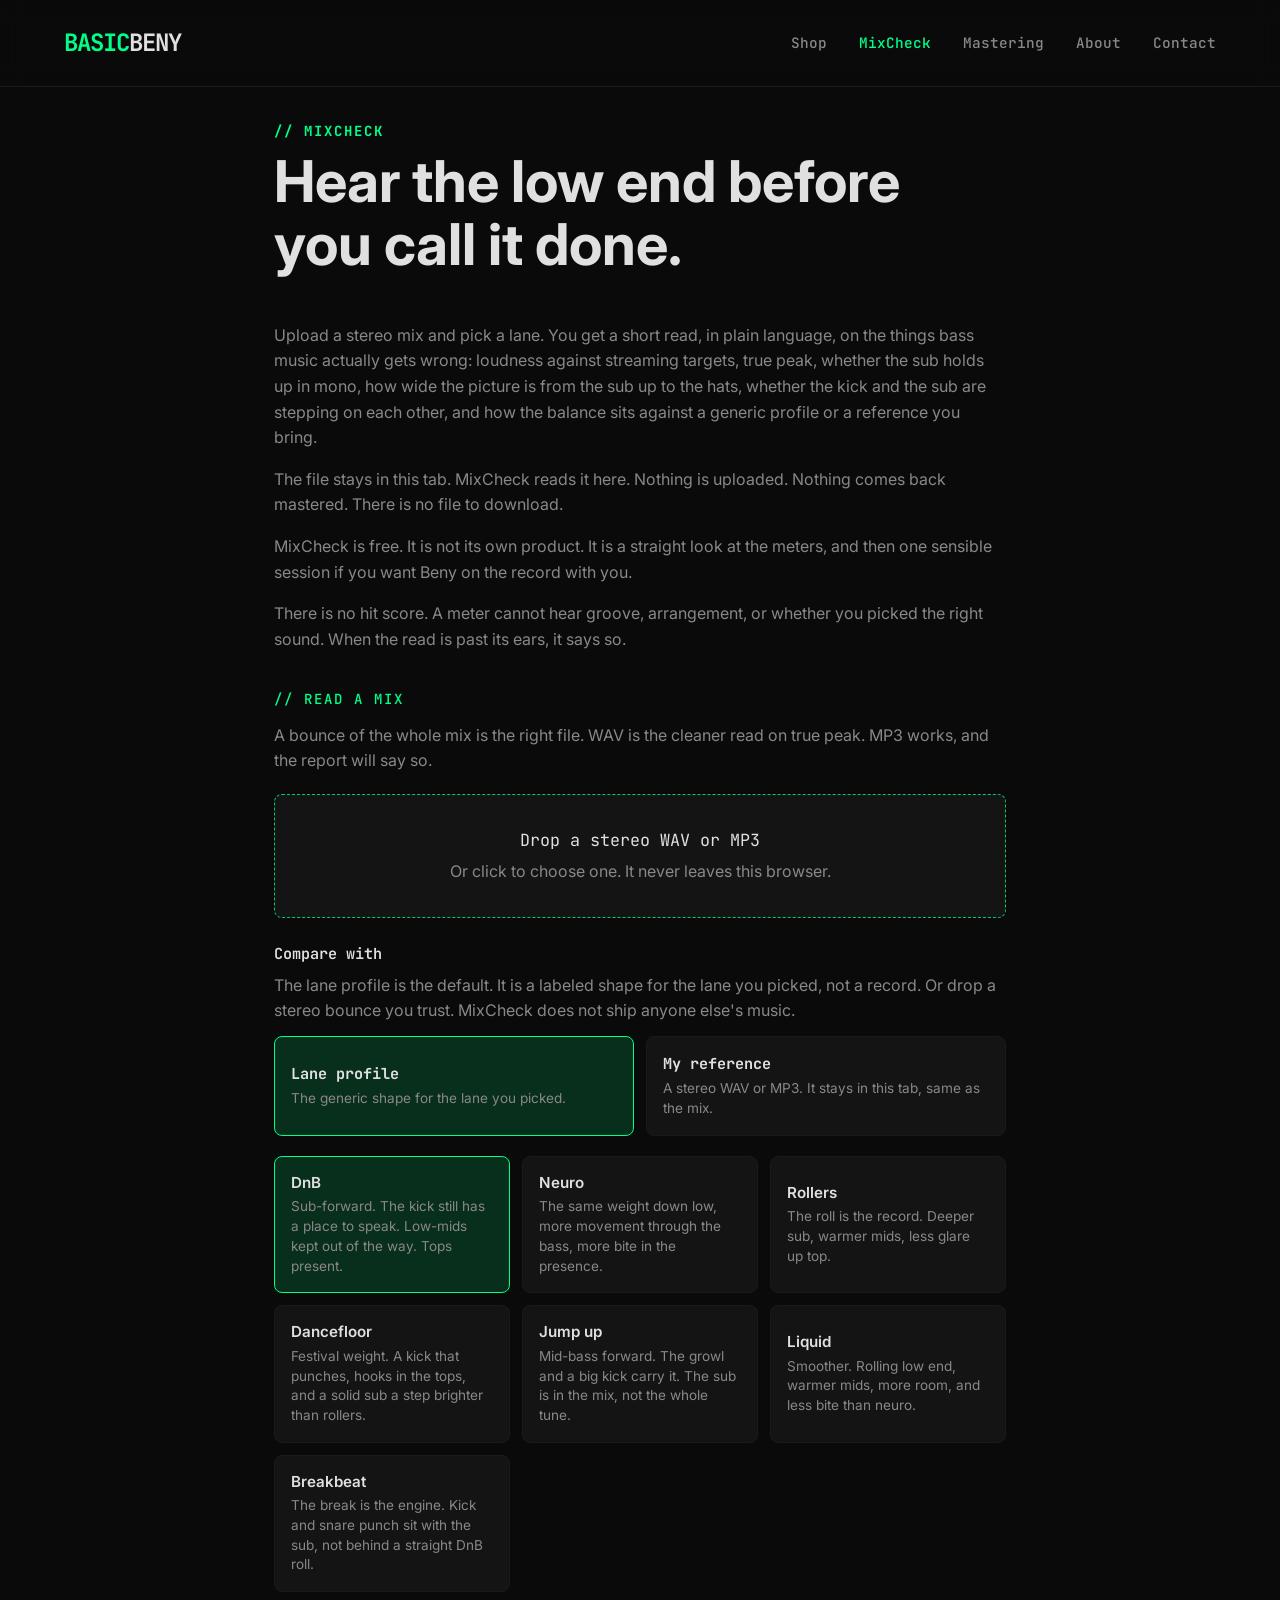
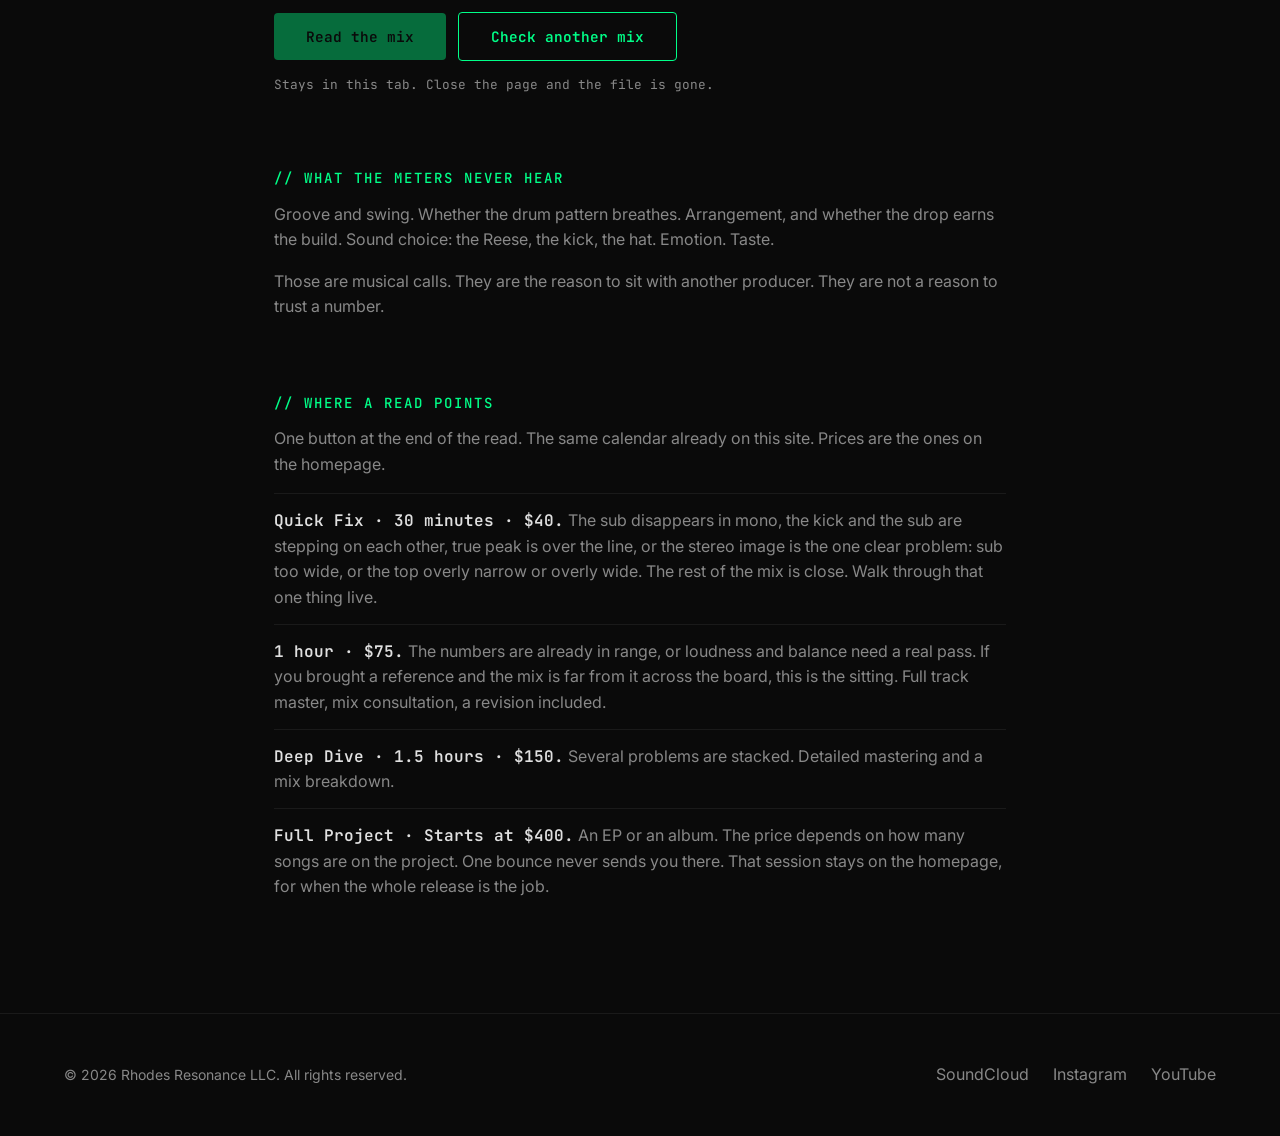
<file: mixcheck/index.html>
<!DOCTYPE html>
<html lang="en">
<head>
  <meta charset="UTF-8">
  <meta name="viewport" content="width=device-width, initial-scale=1.0">
  <title>MixCheck | Basic Beny</title>
  <meta name="description" content="A free in-browser read of a stereo mix for DnB, liquid, jump up, dancefloor, and breaks. Loudness, true peak, width, and balance. Then one way to book Beny.">
  <meta name="theme-color" content="#0a0a0a">
  <link rel="preconnect" href="https://fonts.googleapis.com">
  <link rel="preconnect" href="https://fonts.gstatic.com" crossorigin>
  <link href="https://fonts.googleapis.com/css2?family=Inter:wght@400;500;600;700&family=JetBrains+Mono:wght@400;500;600;700&display=swap" rel="stylesheet">
  <link rel="stylesheet" href="../css/style.css">
</head>
<body class="page-mixcheck">
  <canvas id="matrix-bg"></canvas>

  <nav>
    <a href="../" class="logo">BASIC<span>BENY</span></a>
    <ul class="nav-links">
      <li><a href="../#shop">Shop</a></li>
      <li><a href="./" aria-current="page">MixCheck</a></li>
      <li><a href="../#mastering">Mastering</a></li>
      <li><a href="../#about">About</a></li>
      <li><a href="../#contact">Contact</a></li>
    </ul>
  </nav>

  <main>
    <header class="mixcheck-intro">
      <div class="section-header">
        <h2>// MixCheck</h2>
        <h1>Hear the low end before you call it done.</h1>
      </div>
      <p>Upload a stereo mix and pick a lane. You get a short read, in plain language, on the things bass music actually gets wrong: loudness against streaming targets, true peak, whether the sub holds up in mono, how wide the picture is from the sub up to the hats, whether the kick and the sub are stepping on each other, and how the balance sits against a generic profile or a reference you bring.</p>
      <p>The file stays in this tab. MixCheck reads it here. Nothing is uploaded. Nothing comes back mastered. There is no file to download.</p>
      <p>MixCheck is free. It is not its own product. It is a straight look at the meters, and then one sensible session if you want Beny on the record with you.</p>
      <p>There is no hit score. A meter cannot hear groove, arrangement, or whether you picked the right sound. When the read is past its ears, it says so.</p>
    </header>

    <section class="mixcheck-tool" aria-labelledby="read-label">
      <h2 id="read-label">// Read a mix</h2>
      <p class="lane-copy">A bounce of the whole mix is the right file. WAV is the cleaner read on true peak. MP3 works, and the report will say so.</p>

      <label class="dropzone" id="dropzone">
        <input id="file" type="file" accept=".wav,.mp3,audio/wav,audio/wave,audio/x-wav,audio/mpeg">
        <p class="dropzone-title" id="drop-title">Drop a stereo WAV or MP3</p>
        <p id="drop-hint">Or click to choose one. It never leaves this browser.</p>
      </label>

      <h3 class="compare-heading">Compare with</h3>
      <p class="lane-copy">The lane profile is the default. It is a labeled shape for the lane you picked, not a record. Or drop a stereo bounce you trust. MixCheck does not ship anyone else's music.</p>
      <div class="compare" role="radiogroup" aria-label="What to compare with">
        <button type="button" class="compare-option" data-compare="profile" aria-checked="true">
          <strong>Lane profile</strong>
          <span>The generic shape for the lane you picked.</span>
        </button>
        <button type="button" class="compare-option" data-compare="reference" aria-checked="false">
          <strong>My reference</strong>
          <span>A stereo WAV or MP3. It stays in this tab, same as the mix.</span>
        </button>
      </div>
      <label class="dropzone dropzone-ref" id="ref-dropzone" hidden>
        <input id="ref-file" type="file" accept=".wav,.mp3,audio/wav,audio/wave,audio/x-wav,audio/mpeg">
        <p class="dropzone-title" id="ref-title">Drop a reference WAV or MP3</p>
        <p id="ref-hint">The mix is read next to this file. Nothing is uploaded.</p>
      </label>

      <div class="lanes" role="radiogroup" aria-label="Lane">
        <button type="button" class="lane" role="radio" data-lane="dnb" aria-checked="true">
          <strong>DnB</strong>
          <span>Sub-forward. The kick still has a place to speak. Low-mids kept out of the way. Tops present.</span>
        </button>
        <button type="button" class="lane" role="radio" data-lane="neuro" aria-checked="false">
          <strong>Neuro</strong>
          <span>The same weight down low, more movement through the bass, more bite in the presence.</span>
        </button>
        <button type="button" class="lane" role="radio" data-lane="rollers" aria-checked="false">
          <strong>Rollers</strong>
          <span>The roll is the record. Deeper sub, warmer mids, less glare up top.</span>
        </button>
        <button type="button" class="lane" role="radio" data-lane="dancefloor" aria-checked="false">
          <strong>Dancefloor</strong>
          <span>Festival weight. A kick that punches, hooks in the tops, and a solid sub a step brighter than rollers.</span>
        </button>
        <button type="button" class="lane" role="radio" data-lane="jumpup" aria-checked="false">
          <strong>Jump up</strong>
          <span>Mid-bass forward. The growl and a big kick carry it. The sub is in the mix, not the whole tune.</span>
        </button>
        <button type="button" class="lane" role="radio" data-lane="liquid" aria-checked="false">
          <strong>Liquid</strong>
          <span>Smoother. Rolling low end, warmer mids, more room, and less bite than neuro.</span>
        </button>
        <button type="button" class="lane" role="radio" data-lane="breakbeat" aria-checked="false">
          <strong>Breakbeat</strong>
          <span>The break is the engine. Kick and snare punch sit with the sub, not behind a straight DnB roll.</span>
        </button>
      </div>

      <div class="mixcheck-actions">
        <button type="button" class="btn btn-primary" id="read" disabled>Read the mix</button>
        <button type="button" class="btn btn-secondary" id="reset" hidden>Check another mix</button>
      </div>
      <p class="file-note" id="file-note">Stays in this tab. Close the page and the file is gone.</p>

      <div class="progress" id="progress" hidden>
        <div class="progress-track"><div class="progress-bar" id="progress-bar"></div></div>
        <p class="progress-label" id="progress-label">Reading the mix</p>
      </div>
      <p class="mixcheck-error" id="error" hidden></p>
    </section>

    <section id="report" class="mixcheck-report" hidden aria-live="polite"></section>

    <section class="prose" aria-labelledby="limits-label">
      <h2 id="limits-label">// What the meters never hear</h2>
      <p>Groove and swing. Whether the drum pattern breathes. Arrangement, and whether the drop earns the build. Sound choice: the Reese, the kick, the hat. Emotion. Taste.</p>
      <p>Those are musical calls. They are the reason to sit with another producer. They are not a reason to trust a number.</p>
    </section>

    <section class="prose" aria-labelledby="map-label">
      <h2 id="map-label">// Where a read points</h2>
      <p>One button at the end of the read. The same calendar already on this site. Prices are the ones on the homepage.</p>
      <ul class="map-list">
        <li><strong>Quick Fix · 30 minutes · $40.</strong> The sub disappears in mono, the kick and the sub are stepping on each other, true peak is over the line, or the stereo image is the one clear problem: sub too wide, or the top overly narrow or overly wide. The rest of the mix is close. Walk through that one thing live.</li>
        <li><strong>1 hour · $75.</strong> The numbers are already in range, or loudness and balance need a real pass. If you brought a reference and the mix is far from it across the board, this is the sitting. Full track master, mix consultation, a revision included.</li>
        <li><strong>Deep Dive · 1.5 hours · $150.</strong> Several problems are stacked. Detailed mastering and a mix breakdown.</li>
        <li><strong>Full Project · Starts at $400.</strong> An EP or an album. The price depends on how many songs are on the project. One bounce never sends you there. That session stays on the homepage, for when the whole release is the job.</li>
      </ul>
    </section>
  </main>

  <footer id="contact">
    <p>&copy; 2026 Rhodes Resonance LLC. All rights reserved.</p>
    <div class="social-links">
      <a href="#">SoundCloud</a>
      <a href="#">Instagram</a>
      <a href="#">YouTube</a>
    </div>
  </footer>

  <script src="../js/matrix.js"></script>
  <script src="../js/mixcheck-analyze.js"></script>
  <script src="../js/mixcheck-report.js"></script>
  <script src="../js/mixcheck-ui.js"></script>
</body>
</html>
</file>
<file: css/style.css>
/* Basic Beny - Dark Matrix Theme */

:root {
  --bg-primary: #0a0a0a;
  --bg-secondary: #0f0f0f;
  --bg-card: #141414;
  --text-primary: #e0e0e0;
  --text-secondary: #888888;
  --accent: #00ff88;
  --accent-dim: #00cc6a;
  --accent-glow: rgba(0, 255, 136, 0.15);
  --border: #1a1a1a;
  --font-main: 'Inter', -apple-system, BlinkMacSystemFont, sans-serif;
  --font-mono: 'JetBrains Mono', 'Fira Code', monospace;
}

* {
  margin: 0;
  padding: 0;
  box-sizing: border-box;
}

html {
  scroll-behavior: smooth;
}

body {
  font-family: var(--font-main);
  background: var(--bg-primary);
  color: var(--text-primary);
  line-height: 1.6;
  min-height: 100vh;
}

/* Matrix rain canvas */
#matrix-bg {
  position: fixed;
  top: 0;
  left: 0;
  width: 100%;
  height: 100%;
  z-index: -1;
  opacity: 0.05;
}

/* Navigation */
nav {
  position: fixed;
  top: 0;
  width: 100%;
  padding: 1.5rem 5%;
  display: flex;
  justify-content: space-between;
  align-items: center;
  background: rgba(10, 10, 10, 0.9);
  backdrop-filter: blur(10px);
  border-bottom: 1px solid var(--border);
  z-index: 1000;
}

.logo {
  font-family: var(--font-mono);
  font-size: 1.5rem;
  font-weight: 700;
  color: var(--accent);
  text-decoration: none;
  letter-spacing: -1px;
}

.logo span {
  color: var(--text-primary);
}

.nav-links {
  display: flex;
  gap: 2rem;
  list-style: none;
}

.nav-links a {
  color: var(--text-secondary);
  text-decoration: none;
  font-size: 0.9rem;
  font-weight: 500;
  transition: color 0.3s ease;
  font-family: var(--font-mono);
}

.nav-links a:hover {
  color: var(--accent);
}

/* Hero Section */
.hero {
  min-height: 100vh;
  display: flex;
  flex-direction: column;
  justify-content: center;
  padding: 0 5%;
  position: relative;
}

.hero-content {
  max-width: 800px;
}

.hero h1 {
  font-size: clamp(2.5rem, 8vw, 5rem);
  font-weight: 700;
  line-height: 1.1;
  margin-bottom: 1.5rem;
}

.hero h1 .accent {
  color: var(--accent);
  text-shadow: 0 0 30px var(--accent-glow);
}

.hero p {
  font-size: 1.25rem;
  color: var(--text-secondary);
  max-width: 600px;
  margin-bottom: 2rem;
}

.hero-cta {
  display: flex;
  gap: 1rem;
  flex-wrap: wrap;
}

/* Buttons */
.btn {
  padding: 0.875rem 2rem;
  font-family: var(--font-mono);
  font-size: 0.9rem;
  font-weight: 600;
  text-decoration: none;
  border-radius: 4px;
  transition: all 0.3s ease;
  cursor: pointer;
  border: none;
}

.btn-primary {
  background: var(--accent);
  color: var(--bg-primary);
}

.btn-primary:hover {
  background: var(--accent-dim);
  box-shadow: 0 0 30px var(--accent-glow);
}

.btn-secondary {
  background: transparent;
  color: var(--accent);
  border: 1px solid var(--accent);
}

.btn-secondary:hover {
  background: var(--accent-glow);
}

/* Sections */
section {
  padding: 6rem 5%;
}

.section-header {
  margin-bottom: 3rem;
}

.section-header h2 {
  font-family: var(--font-mono);
  font-size: 0.875rem;
  color: var(--accent);
  text-transform: uppercase;
  letter-spacing: 2px;
  margin-bottom: 0.5rem;
}

.section-header h3 {
  font-size: 2.5rem;
  font-weight: 700;
}

/* Cards Grid */
.cards-grid {
  display: grid;
  grid-template-columns: repeat(auto-fit, minmax(min(100%, 300px), 1fr));
  gap: 1.5rem;
  max-width: 960px;
}

.card {
  background: var(--bg-card);
  border: 1px solid var(--border);
  border-radius: 8px;
  padding: 2rem;
  transition: all 0.3s ease;
  display: flex;
  flex-direction: column;
}

.card:hover {
  border-color: var(--accent);
  box-shadow: 0 0 30px var(--accent-glow);
  transform: translateY(-4px);
}

.card h4 {
  font-size: 1.25rem;
  margin-bottom: 0.5rem;
}

.card .price {
  font-family: var(--font-mono);
  font-size: 1.5rem;
  color: var(--accent);
  margin-bottom: 1rem;
}

.card p {
  color: var(--text-secondary);
  margin-bottom: 1.5rem;
}

.card .btn {
  margin-top: auto;
  align-self: flex-start;
}

/* Services */
.service-tiers {
  display: grid;
  grid-template-columns: repeat(auto-fit, minmax(250px, 1fr));
  gap: 1.5rem;
}

.tier {
  background: var(--bg-card);
  border: 1px solid var(--border);
  border-radius: 8px;
  padding: 2rem;
  text-align: center;
  transition: all 0.3s ease;
  display: flex;
  flex-direction: column;
}

.tier:hover {
  border-color: var(--accent);
}

.tier.featured {
  border-color: var(--accent);
  position: relative;
}

.tier.featured::before {
  content: 'POPULAR';
  position: absolute;
  top: -12px;
  left: 50%;
  transform: translateX(-50%);
  background: var(--accent);
  color: var(--bg-primary);
  font-family: var(--font-mono);
  font-size: 0.7rem;
  font-weight: 700;
  padding: 0.25rem 1rem;
  border-radius: 4px;
}

.tier h4 {
  font-size: 1.25rem;
  margin-bottom: 0.5rem;
}

.tier .duration {
  color: var(--text-secondary);
  font-size: 0.9rem;
  margin-bottom: 1rem;
}

.tier .price {
  font-family: var(--font-mono);
  font-size: 2rem;
  color: var(--accent);
  margin-bottom: 1.5rem;
}

.tier ul {
  list-style: none;
  margin-bottom: 2rem;
  text-align: left;
}

.tier ul li {
  padding: 0.5rem 0;
  color: var(--text-secondary);
  border-bottom: 1px solid var(--border);
}

.tier ul li::before {
  content: '>';
  color: var(--accent);
  font-family: var(--font-mono);
  margin-right: 0.5rem;
}

.tier .btn {
  margin-top: auto;
}

/* About */
.about-content {
  display: grid;
  grid-template-columns: 1fr 1fr;
  gap: 4rem;
  align-items: center;
}

.about-text p {
  color: var(--text-secondary);
  margin-bottom: 1.5rem;
}

.about-image {
  position: relative;
}

.about-image img {
  width: 100%;
  border-radius: 8px;
  border: 1px solid var(--border);
}

/* Footer */
footer {
  padding: 3rem 5%;
  border-top: 1px solid var(--border);
  display: flex;
  justify-content: space-between;
  align-items: center;
  flex-wrap: wrap;
  gap: 1rem;
}

footer p {
  color: var(--text-secondary);
  font-size: 0.875rem;
}

.social-links {
  display: flex;
  gap: 1.5rem;
}

.social-links a {
  color: var(--text-secondary);
  text-decoration: none;
  transition: color 0.3s ease;
}

.nav-links a[aria-current="page"] {
  color: var(--accent);
}

.social-links a:hover {
  color: var(--accent);
}

/* Terminal cursor blink */
.cursor {
  display: inline-block;
  width: 10px;
  height: 1.2em;
  background: var(--accent);
  margin-left: 4px;
  animation: blink 1s infinite;
}

@keyframes blink {
  0%, 50% { opacity: 1; }
  51%, 100% { opacity: 0; }
}

/* Responsive */
@media (max-width: 768px) {
  .nav-links {
    display: none; /* Add hamburger menu for mobile */
  }

  /* MixCheck is a tool page. Keep its links usable without a homepage rewrite. */
  .page-mixcheck .nav-links {
    display: flex;
    flex-wrap: wrap;
    gap: 0.75rem 1rem;
    justify-content: flex-end;
  }
  
  .about-content {
    grid-template-columns: 1fr;
  }
  
  .hero-cta {
    flex-direction: column;
  }
  
  .btn {
    text-align: center;
  }
}

/* MixCheck -------------------------------------------------------------- */

.page-mixcheck {
  --warn: #ffcc66;
}

.page-mixcheck main {
  max-width: 860px;
  margin: 0 auto;
  padding: 7.5rem 5% 4rem;
}

.page-mixcheck section {
  padding: 2.25rem 0;
}

.page-mixcheck .mixcheck-intro h1 {
  font-size: clamp(2.2rem, 6vw, 3.6rem);
  font-weight: 700;
  line-height: 1.08;
  margin-bottom: 1.25rem;
}

.prose p,
.mixcheck-intro p,
.lane-copy,
.dropzone p,
.finding p,
.next-step p,
.file-note {
  color: var(--text-secondary);
}

.prose p + p,
.mixcheck-intro p + p {
  margin-top: 1rem;
}

.mixcheck-tool h2,
.prose h2,
.next-step .kicker,
.report-head .kicker {
  font-family: var(--font-mono);
  font-size: 0.875rem;
  color: var(--accent);
  text-transform: uppercase;
  letter-spacing: 2px;
  font-weight: 500;
  margin-bottom: 0.75rem;
}

.dropzone {
  position: relative;
  display: block;
  margin-top: 1.25rem;
  padding: 2rem 1.5rem;
  background: var(--bg-card);
  border: 1px dashed var(--accent-dim);
  border-radius: 8px;
  text-align: center;
  cursor: pointer;
  transition: border-color 0.2s ease, box-shadow 0.2s ease, background 0.2s ease;
}

.dropzone:hover,
.dropzone.is-dragover {
  border-style: solid;
  border-color: var(--accent);
  box-shadow: 0 0 30px var(--accent-glow);
  background: #101612;
}

.dropzone input {
  position: absolute;
  width: 1px;
  height: 1px;
  padding: 0;
  margin: -1px;
  overflow: hidden;
  clip: rect(0, 0, 0, 0);
  border: 0;
}

.dropzone .dropzone-title {
  font-family: var(--font-mono);
  color: var(--text-primary);
  font-size: 1.05rem;
  margin-bottom: 0.35rem;
}

.compare-heading {
  margin: 1.5rem 0 0.4rem;
  font-family: var(--font-mono);
  font-size: 0.95rem;
  font-weight: 600;
}

.compare {
  display: grid;
  grid-template-columns: 1fr 1fr;
  gap: 0.75rem;
  margin: 0.75rem 0 0.5rem;
}

.compare-option {
  text-align: left;
  background: var(--bg-card);
  color: var(--text-primary);
  border: 1px solid var(--border);
  border-radius: 8px;
  padding: 1rem;
  cursor: pointer;
  font-family: var(--font-main);
}

.compare-option strong {
  display: block;
  font-family: var(--font-mono);
  font-size: 0.95rem;
  margin-bottom: 0.35rem;
}

.compare-option span {
  display: block;
  color: var(--text-secondary);
  font-size: 0.85rem;
  line-height: 1.45;
}

.compare-option[aria-checked="true"] {
  border-color: var(--accent);
  background: var(--accent-glow);
}

.compare-option:hover {
  border-color: var(--accent-dim);
}

.dropzone-ref {
  margin-top: 0.75rem;
  padding: 1.25rem 1rem;
}

.dropzone-ref[hidden] {
  display: none;
}

.lanes {
  display: grid;
  grid-template-columns: repeat(auto-fit, minmax(200px, 1fr));
  gap: 0.75rem;
  margin: 1.25rem 0 0.5rem;
}

.lane {
  text-align: left;
  background: var(--bg-card);
  color: var(--text-primary);
  border: 1px solid var(--border);
  border-radius: 8px;
  padding: 1rem;
  cursor: pointer;
  font-family: var(--font-main);
  transition: border-color 0.2s ease, background 0.2s ease;
}

.lane strong {
  display: block;
  font-family: var(--font-main);
  font-weight: 600;
  font-size: 0.95rem;
  margin-bottom: 0.35rem;
  font-variant-ligatures: none;
}

.lane span {
  display: block;
  color: var(--text-secondary);
  font-size: 0.85rem;
  line-height: 1.45;
}

.lane[aria-checked="true"] {
  border-color: var(--accent);
  background: var(--accent-glow);
}

.lane:hover {
  border-color: var(--accent-dim);
}

.mixcheck-actions {
  display: flex;
  flex-wrap: wrap;
  gap: 0.75rem;
  align-items: center;
  margin-top: 1.25rem;
}

.page-mixcheck button.btn {
  display: inline-block;
}

.page-mixcheck button.btn:disabled {
  opacity: 0.4;
  cursor: not-allowed;
  box-shadow: none;
}

.file-note {
  font-family: var(--font-mono);
  font-size: 0.8rem;
  margin-top: 0.85rem;
}

.progress {
  margin-top: 1.25rem;
}

.progress-track {
  height: 4px;
  background: #1c1c1c;
  border-radius: 4px;
  overflow: hidden;
}

.progress-bar {
  height: 100%;
  width: 0;
  background: var(--accent);
  transition: width 0.15s linear;
}

.progress-label {
  font-family: var(--font-mono);
  font-size: 0.8rem;
  color: var(--text-secondary);
  margin-top: 0.5rem;
}

.mixcheck-error {
  margin-top: 1rem;
  padding: 0.9rem 1rem;
  border: 1px solid var(--warn);
  border-radius: 8px;
  color: var(--text-primary);
}

.report-head {
  margin-bottom: 1.25rem;
}

.report-head h2 {
  font-size: clamp(1.6rem, 4vw, 2.2rem);
  line-height: 1.15;
  margin-bottom: 0.4rem;
}

.report-meta {
  font-family: var(--font-mono);
  color: var(--accent);
  font-size: 0.85rem;
}

.report-warnings {
  margin: 0.75rem 0 0;
  padding-left: 1.1rem;
  color: var(--text-secondary);
}

.finding {
  background: var(--bg-card);
  border: 1px solid var(--border);
  border-left: 3px solid #333;
  border-radius: 8px;
  padding: 1.25rem 1.25rem 1.1rem;
  margin-bottom: 0.75rem;
}

.finding[data-tone="ok"] {
  border-left-color: var(--accent);
}

.finding[data-tone="watch"] {
  border-left-color: var(--warn);
}

.finding header {
  display: flex;
  justify-content: space-between;
  gap: 1rem;
  align-items: baseline;
  margin-bottom: 0.35rem;
}

.finding h3 {
  font-family: var(--font-mono);
  font-size: 0.78rem;
  letter-spacing: 1.5px;
  text-transform: uppercase;
  color: var(--text-secondary);
  font-weight: 500;
}

.finding-tag {
  font-family: var(--font-mono);
  font-size: 0.72rem;
  letter-spacing: 1px;
  text-transform: uppercase;
  color: var(--text-secondary);
}

.finding[data-tone="ok"] .finding-tag {
  color: var(--accent);
}

.finding[data-tone="watch"] .finding-tag {
  color: var(--warn);
}

.finding .finding-figure {
  font-family: var(--font-mono);
  font-size: 1.65rem;
  line-height: 1.2;
  color: var(--text-primary);
  margin: 0.15rem 0 0.6rem;
}

.finding-body {
  margin-bottom: 0.55rem;
}

.finding-notes {
  margin: 0;
  padding-left: 1.1rem;
}

.finding-notes li {
  margin-top: 0.35rem;
}

.next-step {
  margin-top: 1.5rem;
  background: var(--bg-card);
  border: 1px solid var(--accent);
  border-radius: 8px;
  padding: 1.75rem 1.5rem;
}

.next-step h3 {
  font-size: 1.7rem;
  line-height: 1.2;
  margin-bottom: 0.75rem;
}

.next-step .btn {
  display: inline-block;
  margin-top: 1.1rem;
}

.next-step-note {
  margin-top: 0.85rem;
  font-size: 0.85rem;
}

.map-list {
  list-style: none;
  margin-top: 1rem;
}

.map-list li {
  padding: 0.85rem 0;
  border-top: 1px solid var(--border);
  color: var(--text-secondary);
}

.map-list strong {
  color: var(--text-primary);
  font-family: var(--font-mono);
  font-weight: 600;
}

.page-mixcheck :focus-visible {
  outline: 2px solid var(--accent);
  outline-offset: 3px;
}

@media (max-width: 768px) {
  .page-mixcheck main {
    padding-top: 8.5rem;
  }

  .lanes,
  .compare {
    grid-template-columns: 1fr;
  }

  .finding-figure {
    font-size: 1.35rem;
  }

  .page-mixcheck nav {
    align-items: flex-start;
    gap: 0.75rem;
  }
}
</file>
